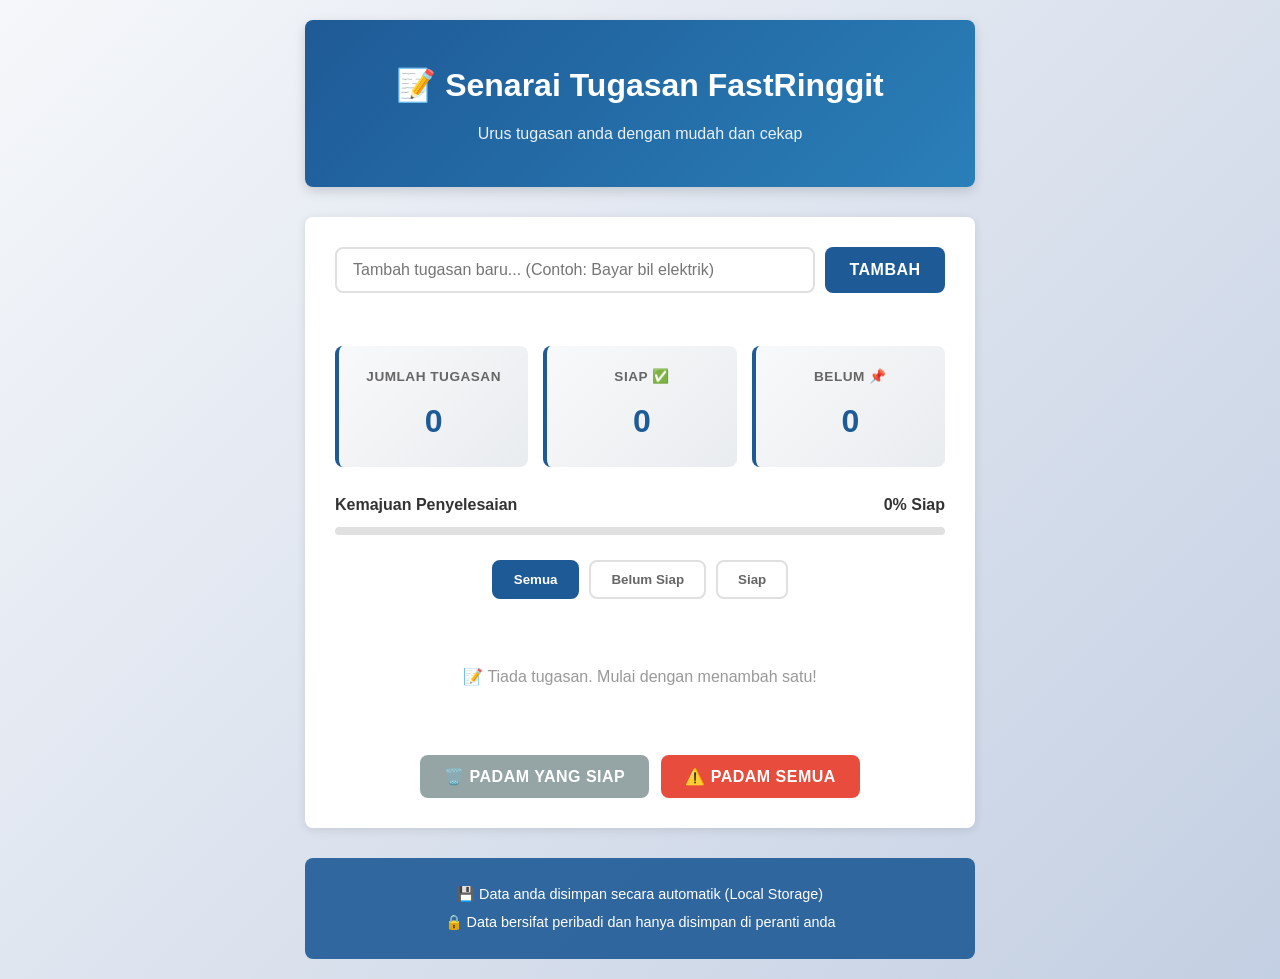
<file: todo.html>
<!DOCTYPE html>
<html lang="ms">
<head>
    <meta charset="UTF-8">
    <meta name="viewport" content="width=device-width, initial-scale=1.0">
    <title>FastRinggit - Senarai Tugasan</title>
    <link rel="stylesheet" href="todo-styles.css">
</head>
<body>
    <div class="container">
        <!-- Header -->
        <header class="header">
            <div class="header-content">
                <h1>📝 Senarai Tugasan FastRinggit</h1>
                <p>Urus tugasan anda dengan mudah dan cekap</p>
            </div>
        </header>

        <!-- Main Content -->
        <main class="main-content">
            <!-- Input Section -->
            <section class="input-section">
                <div class="input-group">
                    <input 
                        type="text" 
                        id="taskInput" 
                        class="task-input" 
                        placeholder="Tambah tugasan baru... (Contoh: Bayar bil elektrik)"
                        autocomplete="off"
                    >
                    <button id="addBtn" class="btn btn-add">Tambah</button>
                </div>
                <div id="inputError" class="input-error"></div>
            </section>

            <!-- Statistics Section -->
            <section class="stats-section">
                <div class="stat-card">
                    <div class="stat-label">Jumlah Tugasan</div>
                    <div class="stat-value" id="totalCount">0</div>
                </div>
                <div class="stat-card">
                    <div class="stat-label">Siap ✅</div>
                    <div class="stat-value" id="completedCount">0</div>
                </div>
                <div class="stat-card">
                    <div class="stat-label">Belum 📌</div>
                    <div class="stat-value" id="activeCount">0</div>
                </div>
            </section>

            <!-- Progress Bar -->
            <section class="progress-section">
                <div class="progress-header">
                    <span>Kemajuan Penyelesaian</span>
                    <span id="progressText">0% Siap</span>
                </div>
                <div class="progress-bar">
                    <div class="progress-fill" id="progressFill"></div>
                </div>
            </section>

            <!-- Filter Section -->
            <section class="filter-section">
                <button class="filter-btn active" data-filter="all">Semua</button>
                <button class="filter-btn" data-filter="active">Belum Siap</button>
                <button class="filter-btn" data-filter="completed">Siap</button>
            </section>

            <!-- Task List -->
            <section class="task-section">
                <div id="taskList" class="task-list">
                    <!-- Tasks will be rendered here -->
                </div>
            </section>

            <!-- Action Buttons -->
            <section class="action-section">
                <button id="clearCompleted" class="btn btn-secondary">🗑️ Padam Yang Siap</button>
                <button id="clearAll" class="btn btn-danger">⚠️ Padam Semua</button>
            </section>
        </main>

        <!-- Footer -->
        <footer class="footer">
            <p>💾 Data anda disimpan secara automatik (Local Storage)</p>
            <p>🔒 Data bersifat peribadi dan hanya disimpan di peranti anda</p>
        </footer>
    </div>

    <script src="todo-script.js"></script>
</body>
</html>
</file>
<file: todo-styles.css>
/* ============================================
   FASTRINGGIT TO-DO LIST - STYLES
   ============================================ */

:root {
    --primary-color: #1e5a96;
    --secondary-color: #2a7fb8;
    --success-color: #27ae60;
    --danger-color: #e74c3c;
    --warning-color: #f39c12;
    --light-gray: #f8f9fa;
    --border-color: #e0e0e0;
    --text-color: #333;
    --border-radius: 8px;
    --transition: all 0.3s ease;
}

/* ============================================
   GLOBAL STYLES
   ============================================ */

* {
    margin: 0;
    padding: 0;
    box-sizing: border-box;
}

html {
    scroll-behavior: smooth;
}

body {
    font-family: 'Segoe UI', Tahoma, Geneva, Verdana, sans-serif;
    line-height: 1.6;
    color: var(--text-color);
    background: linear-gradient(135deg, #f5f7fa 0%, #c3cfe2 100%);
    min-height: 100vh;
    padding: 20px 0;
}

.container {
    max-width: 700px;
    margin: 0 auto;
    padding: 0 15px;
}

/* ============================================
   HEADER
   ============================================ */

.header {
    background: linear-gradient(135deg, #1e5a96 0%, #2a7fb8 100%);
    color: white;
    padding: 40px 0;
    text-align: center;
    border-radius: var(--border-radius);
    margin-bottom: 30px;
    box-shadow: 0 4px 12px rgba(0, 0, 0, 0.15);
}

.header-content h1 {
    font-size: 2rem;
    margin-bottom: 10px;
    font-weight: 700;
}

.header-content p {
    font-size: 1rem;
    opacity: 0.9;
}

/* ============================================
   MAIN CONTENT
   ============================================ */

.main-content {
    background: white;
    border-radius: var(--border-radius);
    padding: 30px;
    box-shadow: 0 2px 10px rgba(0, 0, 0, 0.1);
    margin-bottom: 30px;
}

/* ============================================
   INPUT SECTION
   ============================================ */

.input-section {
    margin-bottom: 25px;
}

.input-group {
    display: flex;
    gap: 10px;
}

.task-input {
    flex: 1;
    padding: 12px 16px;
    border: 2px solid var(--border-color);
    border-radius: var(--border-radius);
    font-size: 1rem;
    font-family: inherit;
    transition: var(--transition);
}

.task-input:focus {
    outline: none;
    border-color: var(--primary-color);
    box-shadow: 0 0 0 3px rgba(30, 90, 150, 0.1);
}

.btn {
    padding: 12px 24px;
    border: none;
    border-radius: var(--border-radius);
    font-size: 1rem;
    font-weight: 600;
    cursor: pointer;
    transition: var(--transition);
    text-transform: uppercase;
    letter-spacing: 0.5px;
}

.btn-add {
    background-color: var(--primary-color);
    color: white;
    min-width: 120px;
}

.btn-add:hover {
    background-color: #153f72;
    transform: translateY(-2px);
    box-shadow: 0 4px 12px rgba(30, 90, 150, 0.3);
}

.input-error {
    color: var(--danger-color);
    font-size: 0.85rem;
    margin-top: 8px;
    font-weight: 500;
    min-height: 20px;
}

/* ============================================
   STATISTICS SECTION
   ============================================ */

.stats-section {
    display: grid;
    grid-template-columns: repeat(auto-fit, minmax(150px, 1fr));
    gap: 15px;
    margin-bottom: 25px;
}

.stat-card {
    background: linear-gradient(135deg, #f8f9fa 0%, #e9ecef 100%);
    padding: 20px;
    border-radius: var(--border-radius);
    text-align: center;
    border-left: 4px solid var(--primary-color);
    transition: var(--transition);
}

.stat-card:hover {
    transform: translateY(-3px);
    box-shadow: 0 4px 12px rgba(0, 0, 0, 0.1);
}

.stat-label {
    font-size: 0.85rem;
    color: #666;
    font-weight: 600;
    text-transform: uppercase;
    letter-spacing: 0.5px;
    margin-bottom: 8px;
}

.stat-value {
    font-size: 2rem;
    font-weight: 700;
    color: var(--primary-color);
}

/* ============================================
   PROGRESS SECTION
   ============================================ */

.progress-section {
    margin-bottom: 25px;
}

.progress-header {
    display: flex;
    justify-content: space-between;
    margin-bottom: 10px;
    font-weight: 600;
    color: #333;
}

.progress-bar {
    height: 8px;
    background-color: #e0e0e0;
    border-radius: 10px;
    overflow: hidden;
}

.progress-fill {
    height: 100%;
    background: linear-gradient(90deg, var(--primary-color), var(--secondary-color));
    transition: width 0.5s ease;
    border-radius: 10px;
}

/* ============================================
   FILTER SECTION
   ============================================ */

.filter-section {
    display: flex;
    gap: 10px;
    margin-bottom: 25px;
    justify-content: center;
    flex-wrap: wrap;
}

.filter-btn {
    padding: 10px 20px;
    border: 2px solid var(--border-color);
    background-color: white;
    border-radius: var(--border-radius);
    font-weight: 600;
    cursor: pointer;
    transition: var(--transition);
    color: #666;
}

.filter-btn:hover {
    border-color: var(--primary-color);
    color: var(--primary-color);
}

.filter-btn.active {
    background-color: var(--primary-color);
    color: white;
    border-color: var(--primary-color);
}

/* ============================================
   TASK SECTION
   ============================================ */

.task-section {
    margin-bottom: 25px;
}

.task-list {
    display: flex;
    flex-direction: column;
    gap: 12px;
}

.task-item {
    display: flex;
    align-items: center;
    gap: 12px;
    padding: 16px;
    background-color: var(--light-gray);
    border-radius: var(--border-radius);
    border-left: 4px solid var(--primary-color);
    transition: var(--transition);
}

.task-item:hover {
    background-color: #f0f2f5;
    transform: translateX(5px);
    box-shadow: 0 2px 8px rgba(0, 0, 0, 0.1);
}

.task-item.completed {
    opacity: 0.7;
    border-left-color: var(--success-color);
}

.task-checkbox {
    width: 20px;
    height: 20px;
    cursor: pointer;
    accent-color: var(--success-color);
    flex-shrink: 0;
}

.task-text {
    flex: 1;
    word-break: break-word;
    font-size: 1rem;
}

.task-item.completed .task-text {
    text-decoration: line-through;
    color: #999;
}

.task-actions {
    display: flex;
    gap: 8px;
}

.task-btn {
    padding: 6px 10px;
    border: none;
    border-radius: 4px;
    font-size: 0.85rem;
    cursor: pointer;
    transition: var(--transition);
    background-color: white;
    border: 1px solid var(--border-color);
}

.task-btn-edit {
    color: var(--primary-color);
}

.task-btn-edit:hover {
    background-color: #e3f2fd;
    border-color: var(--primary-color);
}

.task-btn-delete {
    color: var(--danger-color);
}

.task-btn-delete:hover {
    background-color: #ffebee;
    border-color: var(--danger-color);
}

.empty-state {
    text-align: center;
    padding: 40px 20px;
    color: #999;
    font-size: 1rem;
}

/* ============================================
   ACTION SECTION
   ============================================ */

.action-section {
    display: flex;
    gap: 12px;
    justify-content: center;
    flex-wrap: wrap;
}

.btn-secondary,
.btn-danger {
    padding: 12px 24px;
    border: none;
    border-radius: var(--border-radius);
    font-weight: 600;
    cursor: pointer;
    transition: var(--transition);
    text-transform: uppercase;
    letter-spacing: 0.5px;
}

.btn-secondary {
    background-color: #95a5a6;
    color: white;
}

.btn-secondary:hover {
    background-color: #7f8c8d;
    transform: translateY(-2px);
    box-shadow: 0 4px 12px rgba(0, 0, 0, 0.2);
}

.btn-danger {
    background-color: var(--danger-color);
    color: white;
}

.btn-danger:hover {
    background-color: #c0392b;
    transform: translateY(-2px);
    box-shadow: 0 4px 12px rgba(230, 126, 34, 0.3);
}

/* ============================================
   FOOTER
   ============================================ */

.footer {
    text-align: center;
    color: white;
    padding: 20px;
    background-color: rgba(30, 90, 150, 0.9);
    border-radius: var(--border-radius);
    font-size: 0.9rem;
}

.footer p {
    margin: 5px 0;
}

/* ============================================
   MODAL STYLES
   ============================================ */

.modal {
    display: none;
    position: fixed;
    top: 0;
    left: 0;
    width: 100%;
    height: 100%;
    background-color: rgba(0, 0, 0, 0.5);
    z-index: 1000;
    align-items: center;
    justify-content: center;
}

.modal.active {
    display: flex;
}

.modal-content {
    background: white;
    border-radius: var(--border-radius);
    padding: 30px;
    max-width: 500px;
    width: 90%;
    box-shadow: 0 8px 24px rgba(0, 0, 0, 0.2);
    animation: modalSlideIn 0.3s ease-out;
}

@keyframes modalSlideIn {
    from {
        opacity: 0;
        transform: translateY(-50px);
    }
    to {
        opacity: 1;
        transform: translateY(0);
    }
}

.modal-header {
    margin-bottom: 20px;
}

.modal-header h2 {
    color: var(--primary-color);
    font-size: 1.5rem;
}

.modal-input {
    width: 100%;
    padding: 12px;
    border: 2px solid var(--border-color);
    border-radius: var(--border-radius);
    font-size: 1rem;
    font-family: inherit;
    margin-bottom: 20px;
    transition: var(--transition);
}

.modal-input:focus {
    outline: none;
    border-color: var(--primary-color);
    box-shadow: 0 0 0 3px rgba(30, 90, 150, 0.1);
}

.modal-buttons {
    display: flex;
    gap: 10px;
    justify-content: flex-end;
}

.modal-btn {
    padding: 10px 20px;
    border: none;
    border-radius: var(--border-radius);
    font-weight: 600;
    cursor: pointer;
    transition: var(--transition);
}

.modal-btn-save {
    background-color: var(--success-color);
    color: white;
}

.modal-btn-save:hover {
    background-color: #229954;
    transform: translateY(-2px);
}

.modal-btn-cancel {
    background-color: #e0e0e0;
    color: #333;
}

.modal-btn-cancel:hover {
    background-color: #d0d0d0;
}

/* ============================================
   RESPONSIVE DESIGN
   ============================================ */

@media (max-width: 600px) {
    .header-content h1 {
        font-size: 1.5rem;
    }

    .main-content {
        padding: 20px;
    }

    .input-group {
        flex-direction: column;
    }

    .btn-add {
        width: 100%;
    }

    .stats-section {
        grid-template-columns: repeat(3, 1fr);
        gap: 10px;
    }

    .stat-card {
        padding: 15px;
    }

    .task-item {
        padding: 12px;
        flex-wrap: wrap;
    }

    .task-actions {
        width: 100%;
        justify-content: flex-start;
    }

    .filter-section {
        flex-direction: column;
    }

    .filter-btn {
        width: 100%;
    }

    .action-section {
        flex-direction: column;
    }

    .btn-secondary,
    .btn-danger {
        width: 100%;
    }
}

/* ============================================
   DARK MODE SUPPORT
   ============================================ */

@media (prefers-color-scheme: dark) {
    :root {
        --text-color: #e0e0e0;
    }

    body {
        background: linear-gradient(135deg, #1a1a2e 0%, #16213e 100%);
    }

    .main-content {
        background-color: #2a2a3e;
        box-shadow: 0 2px 10px rgba(0, 0, 0, 0.5);
    }

    .task-input {
        background-color: #3a3a4e;
        color: #e0e0e0;
        border-color: #555;
    }

    .task-input:focus {
        border-color: var(--primary-color);
    }

    .stat-card {
        background: linear-gradient(135deg, #3a3a4e 0%, #2a2a3e 100%);
    }

    .task-item {
        background-color: #3a3a4e;
        color: #e0e0e0;
    }

    .task-item:hover {
        background-color: #4a4a5e;
    }

    .filter-btn {
        background-color: #3a3a4e;
        color: #b0b0b0;
        border-color: #555;
    }

    .filter-btn:hover {
        border-color: var(--primary-color);
    }

    .modal-content {
        background-color: #2a2a3e;
        color: #e0e0e0;
    }

    .modal-input {
        background-color: #3a3a4e;
        color: #e0e0e0;
        border-color: #555;
    }
}
</file>
